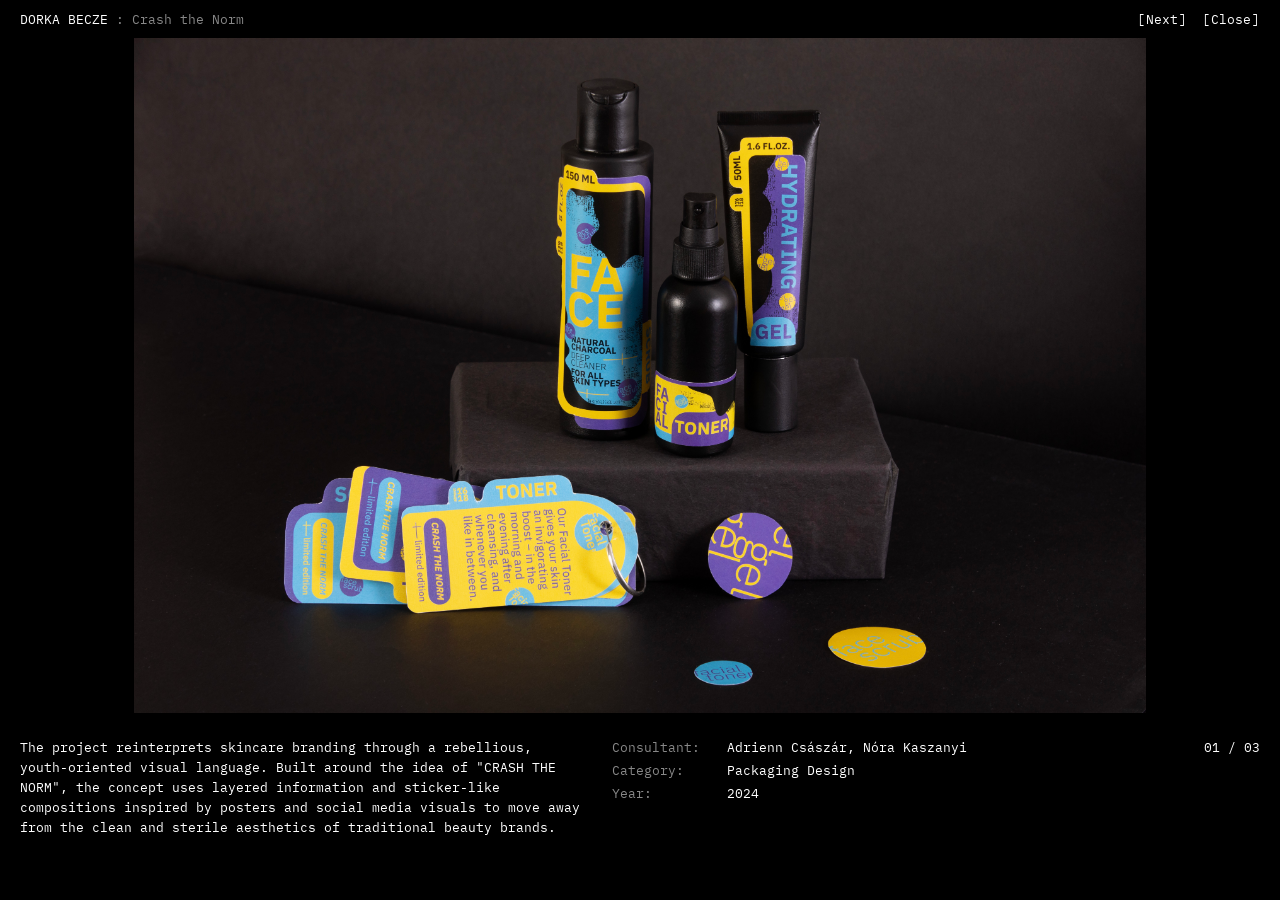
<file: project01.html>
<!doctype html>
<html lang="en">
  <head>
    <meta charset="UTF-8" />
    <meta name="viewport" content="width=device-width, initial-scale=1.0" />

    <title>Crash the Norm — Dorka Becze</title>

    <link rel="stylesheet" href="project.css" />
    <link rel="icon" type="image/jpeg" href="images/D-inverz-nagy.jpg" />
  </head>
  <body>
    <div class="custom-cursor" id="custom-cursor"></div>
    <!-- PROJECT HEADER -->
    <header>
      <nav>
        <div class="name">
          <a href="index.html">DORKA BECZE</a>
          <span class="project-label">: Crash the Norm</span>
        </div>

        <div class="nav-links">
          <a href="project02.html">[&#8202;Next&#8202;]</a>
          <a href="index.html#project-universe">[&#8202;Close&#8202;]</a>
        </div>
      </nav>
    </header>

    <main>
      <!-- PROJECT IMAGE SLIDER -->
      <section class="project-slider">
        <div class="slider-container">
          <img
            class="slide active"
            src="images/01-crash-the-norm/DorkaBecze-almost3.jpg"
            alt="Crash the Norm — Image 01"
          />
          <img
            class="slide"
            src="images/01-crash-the-norm/DorkaBecze-almost2.jpg"
            alt="Crash the Norm — Image 02"
          />
          <img
            class="slide active"
            src="images/01-crash-the-norm/DorkaBecze-almost4.jpg"
            alt="Crash the Norm — Image 01"
          />

          <button class="slider-prev" type="button" aria-label="Previous image">
            ←
          </button>
          <button class="slider-next" type="button" aria-label="Next image">
            →
          </button>
        </div>
      </section>

      <!-- PROJECT DESCRIPTION + DETAILS + COUNTER -->
      <section class="project-info">
        <div class="project-description">
          <p>
            The project reinterprets skincare branding through a rebellious,
            youth-oriented visual language. Built around the idea of "CRASH THE
            NORM", the concept uses layered information and sticker-like
            compositions inspired by posters and social media visuals to move
            away from the clean and sterile aesthetics of traditional beauty
            brands.
          </p>
        </div>

        <div class="project-details">
          <div class="detail-row">
            <span>Consultant:</span>
            <span>Adrienn Császár, Nóra Kaszanyi</span>
          </div>

          <div class="detail-row">
            <span>Category:</span>
            <span>Packaging Design</span>
          </div>

          <div class="detail-row">
            <span>Year:</span>
            <span>2024</span>
          </div>
        </div>

        <div class="slider-info">
          <span id="slide-counter">01 / 03</span>
        </div>
      </section>
    </main>

    <script src="project.js" defer></script>
  </body>
</html>
</file>
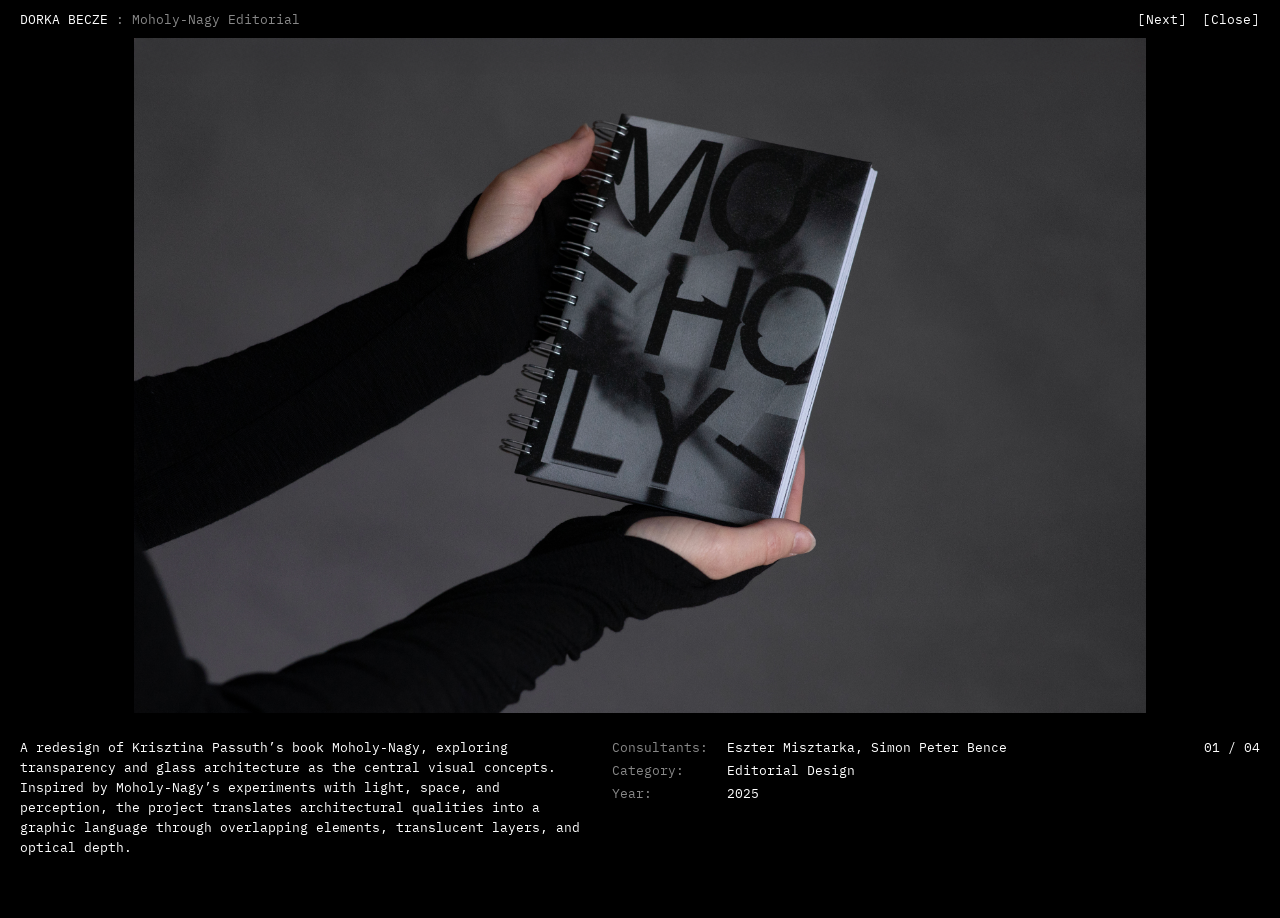
<file: project02.html>
<!doctype html>
<html lang="en">
  <head>
    <meta charset="UTF-8" />
    <meta name="viewport" content="width=device-width, initial-scale=1.0" />

    <title>Moholy-Nagy Editorial — Dorka Becze</title>

    <link rel="stylesheet" href="project.css" />
    <link rel="icon" type="image/jpeg" href="images/D-inverz-nagy.jpg" />
  </head>
  <body>
    <div class="custom-cursor" id="custom-cursor"></div>
    <!-- PROJECT HEADER -->
    <header>
      <nav>
        <div class="name">
          <a href="index.html">DORKA BECZE</a>
          <span class="project-label">: Moholy-Nagy Editorial</span>
        </div>

        <div class="nav-links">
          <a href="project03.html">[&#8202;Next&#8202;]</a>
          <a href="index.html#project-universe">[&#8202;Close&#8202;]</a>
        </div>
      </nav>
    </header>

    <main>
      <!-- PROJECT IMAGE SLIDER -->
      <section class="project-slider">
        <div class="slider-container">
          <img
            class="slide active"
            src="images/02-moholy/dorka.becze-4.jpg"
            alt="Moholy-Nagy — Image 01"
          />
          <img
            class="slide"
            src="images/02-moholy/dorka.becze-5.jpg"
            alt="Moholy-Nagy — Image 02"
          />
          <img
            class="slide"
            src="images/02-moholy/dorka.becze-6.jpg"
            alt="Moholy-Nagy — Image 03"
          />
          <video class="slide" muted loop playsinline preload="auto" controls>
            <source
              src="images/02-moholy/dorka.becze-moholyteljes.mp4"
              type="video/mp4"
            />
          </video>
          <button class="slider-prev" type="button" aria-label="Previous image">
            ←
          </button>
          <button class="slider-next" type="button" aria-label="Next image">
            →
          </button>
        </div>
      </section>

      <!-- PROJECT DESCRIPTION + DETAILS + COUNTER -->
      <section class="project-info">
        <div class="project-description">
          <p>
            A redesign of Krisztina Passuth’s book Moholy-Nagy, exploring
            transparency and glass architecture as the central visual concepts.
            Inspired by Moholy-Nagy’s experiments with light, space, and
            perception, the project translates architectural qualities into a
            graphic language through overlapping elements, translucent layers,
            and optical depth.
          </p>
        </div>

        <div class="project-details">
          <div class="detail-row">
            <span>Consultants:</span>
            <span>Eszter Misztarka, Simon Peter Bence </span>
          </div>

          <div class="detail-row">
            <span>Category:</span>
            <span>Editorial Design</span>
          </div>

          <div class="detail-row">
            <span>Year:</span>
            <span>2025</span>
          </div>
        </div>

        <div class="slider-info">
          <span id="slide-counter">01 / 04</span>
        </div>
      </section>
    </main>

    <script src="project.js" defer></script>
  </body>
</html>
</file>
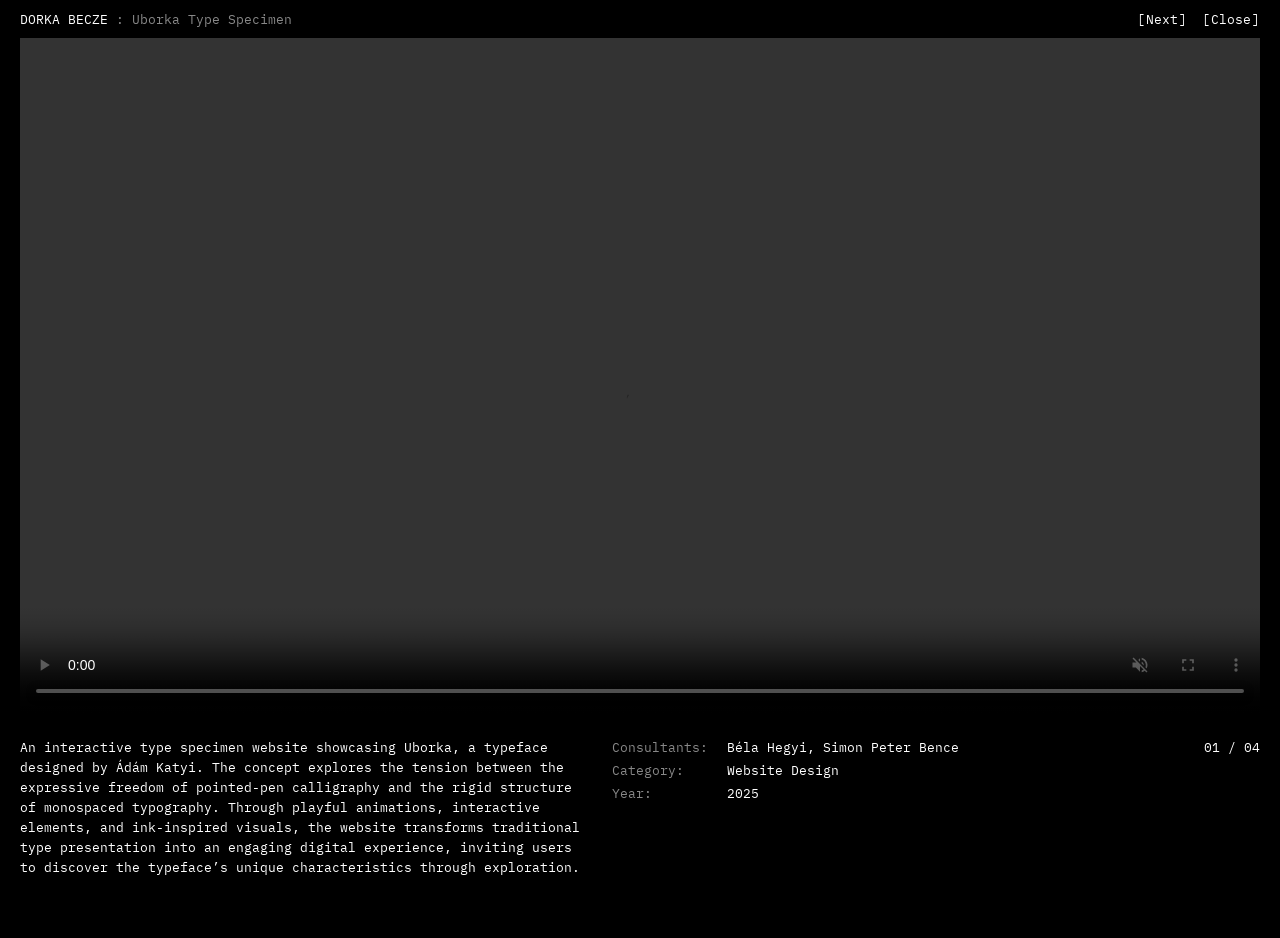
<file: project03.html>
<!doctype html>
<html lang="en">
  <head>
    <meta charset="UTF-8" />
    <meta name="viewport" content="width=device-width, initial-scale=1.0" />

    <title>Uborka Type Specimen — Dorka Becze</title>

    <link rel="stylesheet" href="project.css" />
    <link rel="icon" type="image/jpeg" href="images/D-inverz-nagy.jpg" />
  </head>
  <body>
    <div class="custom-cursor" id="custom-cursor"></div>
    <!-- PROJECT HEADER -->
    <header>
      <nav>
        <div class="name">
          <a href="index.html">DORKA BECZE</a>
          <span class="project-label">: Uborka Type Specimen</span>
        </div>

        <div class="nav-links">
          <a href="project04.html">[&#8202;Next&#8202;]</a>
          <a href="index.html#project-universe">[&#8202;Close&#8202;]</a>
        </div>
      </nav>
    </header>

    <main>
      <!-- PROJECT IMAGE SLIDER -->
      <section class="project-slider">
        <div class="slider-container">
          <!-- SLIDE 01 — VIDEO -->
          <video
            class="slide"
            autoplay
            muted
            loop
            playsinline
            controls
            preload="auto"
          >
            <source
              src="images/03-uborka/DorkaBecze-typespecimen-tomor.mp4"
              type="video/mp4"
            />
          </video>
          <!-- SLIDE 02 -->
          <img
            class="slide active"
            src="images/03-uborka/becze.dorka.MA19.jpg"
            alt="Uborka — Image 02"
          />

          <!-- SLIDE 03 -->
          <img
            class="slide"
            src="images/03-uborka/becze.dorka.MA20.jpg"
            alt="Uborka — Image 03"
          />

          <!-- SLIDE 04 -->
          <img
            class="slide"
            src="images/03-uborka/dorka.becze-tinta3.jpg"
            alt="Uborka — Image 04"
          />

          <!-- NAVIGATION -->
          <button class="slider-prev" type="button" aria-label="Previous slide">
            ←
          </button>

          <button class="slider-next" type="button" aria-label="Next slide">
            →
          </button>
        </div>
      </section>
      <!-- PROJECT DESCRIPTION + DETAILS + COUNTER -->
      <section class="project-info">
        <div class="project-description">
          <p>
            An interactive type specimen website showcasing Uborka, a typeface
            designed by Ádám Katyi. The concept explores the tension between the
            expressive freedom of pointed-pen calligraphy and the rigid
            structure of monospaced typography. Through playful animations,
            interactive elements, and ink-inspired visuals, the website
            transforms traditional type presentation into an engaging digital
            experience, inviting users to discover the typeface’s unique
            characteristics through exploration.
          </p>
        </div>

        <div class="project-details">
          <div class="detail-row">
            <span>Consultants:</span>
            <span>Béla Hegyi, Simon Peter Bence </span>
          </div>

          <div class="detail-row">
            <span>Category:</span>
            <span>Website Design</span>
          </div>

          <div class="detail-row">
            <span>Year:</span>
            <span>2025</span>
          </div>
        </div>

        <div class="slider-info">
          <span id="slide-counter">01 / 04</span>
        </div>
      </section>
    </main>

    <script src="project.js" defer></script>
  </body>
</html>
</file>
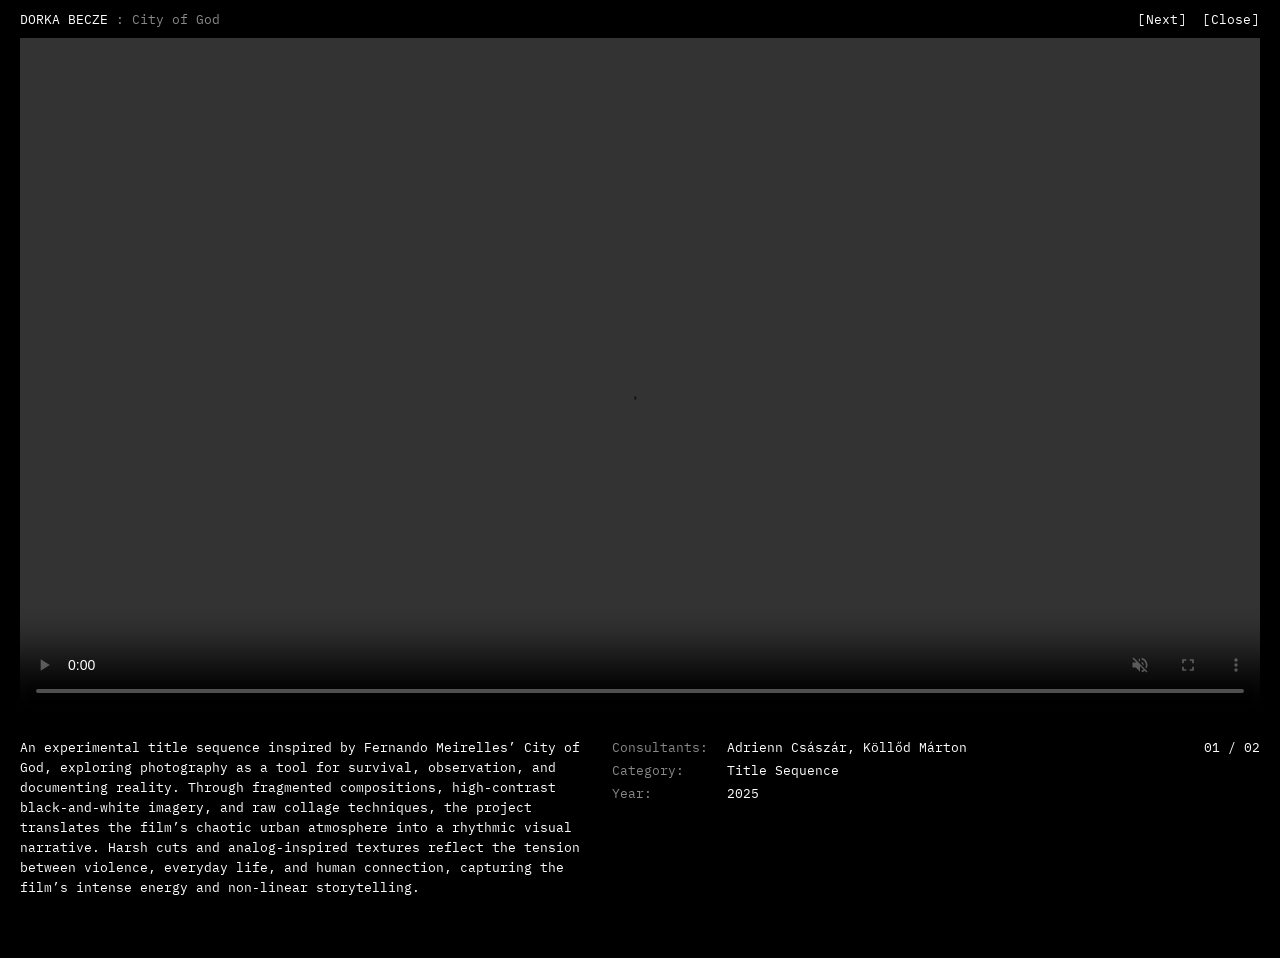
<file: project04.html>
<!doctype html>
<html lang="en">
  <head>
    <meta charset="UTF-8" />
    <meta name="viewport" content="width=device-width, initial-scale=1.0" />

    <title>City of God — Dorka Becze</title>

    <link rel="stylesheet" href="project.css" />
    <link rel="icon" type="image/jpeg" href="images/D-inverz-nagy.jpg" />
  </head>
  <body>
    <div class="custom-cursor" id="custom-cursor"></div>

    <!-- PROJECT HEADER -->
    <header>
      <nav>
        <div class="name">
          <a href="index.html">DORKA BECZE</a>
          <span class="project-label">: City of God</span>
        </div>

        <div class="nav-links">
          <a href="project05.html">[&#8202;Next&#8202;]</a>
          <a href="index.html#project-universe">[&#8202;Close&#8202;]</a>
        </div>
      </nav>
    </header>

    <main>
      <!-- PROJECT IMAGE SLIDER -->
      <section class="project-slider">
        <div class="slider-container">
          <!-- SLIDE 01 — VIDEO -->
          <video
            class="slide active"
            autoplay
            muted
            loop
            playsinline
            controls
            preload="auto"
          >
            <source
              src="images/04-city-of-god/DorkaBecze-CITYOFGOD-tomor.mp4"
              type="video/mp4"
            />
          </video>
          <!-- SLIDE 02 -->
          <img
            class="slide active"
            src="images/04-city-of-god/city1-2.png"
            alt="Uborka — Image 02"
          />

          <!-- NAVIGATION -->
          <button class="slider-prev" type="button" aria-label="Previous slide">
            ←
          </button>

          <button class="slider-next" type="button" aria-label="Next slide">
            →
          </button>
        </div>
      </section>

      <!-- PROJECT DESCRIPTION + DETAILS + COUNTER -->
      <section class="project-info">
        <div class="project-description">
          <p>
            An experimental title sequence inspired by Fernando Meirelles’ City
            of God, exploring photography as a tool for survival, observation,
            and documenting reality. Through fragmented compositions,
            high-contrast black-and-white imagery, and raw collage techniques,
            the project translates the film’s chaotic urban atmosphere into a
            rhythmic visual narrative. Harsh cuts and analog-inspired textures
            reflect the tension between violence, everyday life, and human
            connection, capturing the film’s intense energy and non-linear
            storytelling.
          </p>
        </div>

        <div class="project-details">
          <div class="detail-row">
            <span>Consultants:</span>
            <span>Adrienn Császár, Köllőd Márton</span>
          </div>

          <div class="detail-row">
            <span>Category:</span>
            <span>Title Sequence</span>
          </div>

          <div class="detail-row">
            <span>Year:</span>
            <span>2025</span>
          </div>
        </div>

        <div class="slider-info">
          <span id="slide-counter">01 / 02</span>
        </div>
      </section>
    </main>

    <script src="project.js" defer></script>
  </body>
</html>
</file>
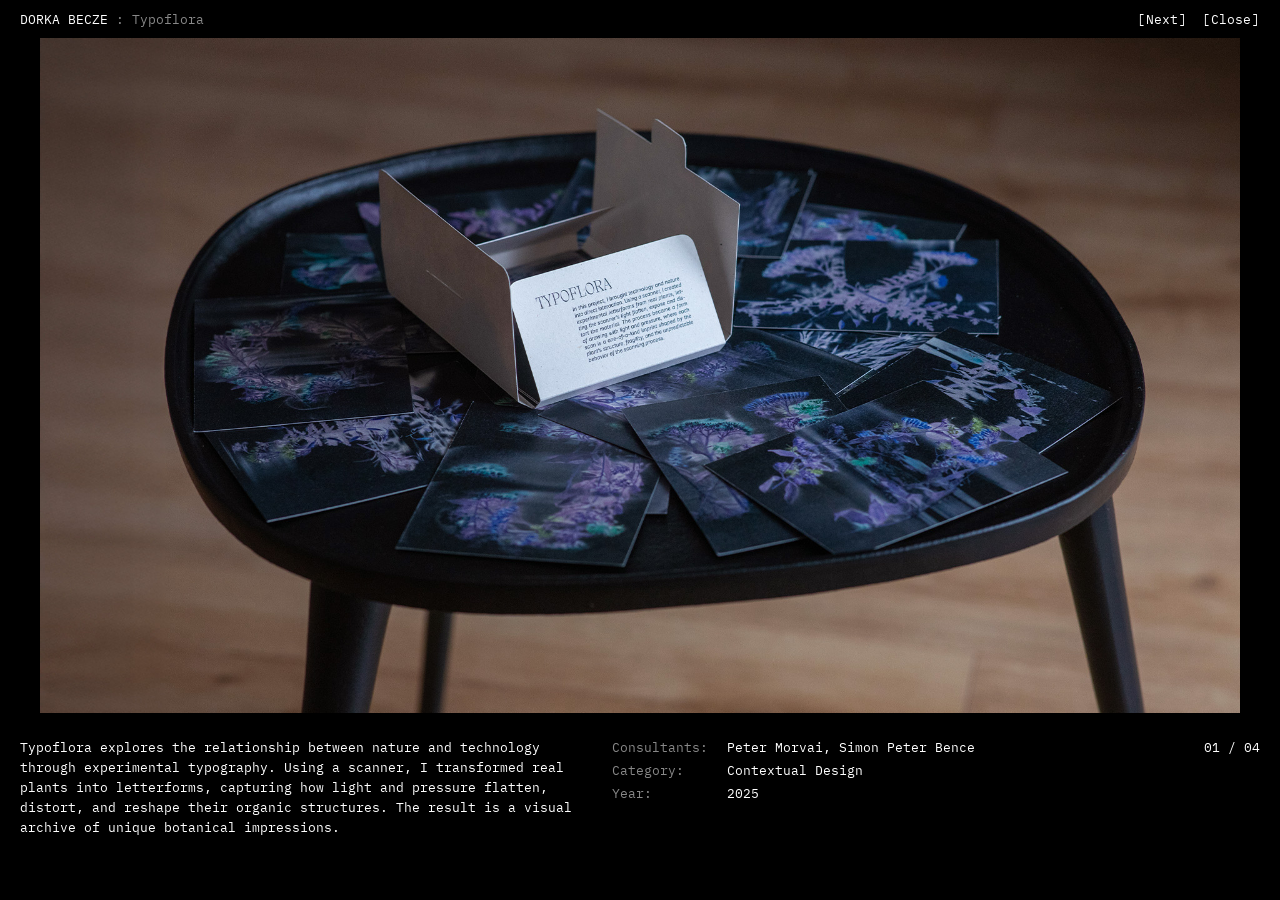
<file: project05.html>
<!doctype html>
<html lang="en">
  <head>
    <meta charset="UTF-8" />
    <meta name="viewport" content="width=device-width, initial-scale=1.0" />

    <title>Typoflora — Dorka Becze</title>

    <link rel="stylesheet" href="project.css" />
    <link rel="icon" type="image/jpeg" href="images/D-inverz-nagy.jpg" />
  </head>
  <body>
    <div class="custom-cursor" id="custom-cursor"></div>

    <!-- PROJECT HEADER -->
    <header>
      <nav>
        <div class="name">
          <a href="index.html">DORKA BECZE</a>
          <span class="project-label">: Typoflora</span>
        </div>

        <div class="nav-links">
          <a href="project05.html">[&#8202;Next&#8202;]</a>
          <a href="index.html#project-universe">[&#8202;Close&#8202;]</a>
        </div>
      </nav>
    </header>

    <main>
      <!-- PROJECT IMAGE SLIDER -->
      <section class="project-slider">
        <div class="slider-container">
          <!-- SLIDE 01 -->

          <!-- SLIDE 02 -->
          <img
            class="slide active"
            src="images/05-typoflora/becze.dorka-3.1.jpg"
            alt="Typoflora — Image 01"
          />
          <img
            class="slide active"
            src="images/05-typoflora/becze.dorka-2.jpg"
            alt="Typoflora — Image 02"
          />
          <img
            class="slide active"
            src="images/05-typoflora/becze.dorka-2.1.jpg"
            alt="Typoflora — Image 03"
          />
          <img
            class="slide active"
            src="images/05-typoflora/becze.dorka-3.gif"
            alt="Typoflora — Gif"
          />

          <!-- NAVIGATION -->
          <button class="slider-prev" type="button" aria-label="Previous slide">
            ←
          </button>

          <button class="slider-next" type="button" aria-label="Next slide">
            →
          </button>
        </div>
      </section>

      <!-- PROJECT DESCRIPTION + DETAILS + COUNTER -->
      <section class="project-info">
        <div class="project-description">
          <p>
            Typoflora explores the relationship between nature and technology
            through experimental typography. Using a scanner, I transformed real
            plants into letterforms, capturing how light and pressure flatten,
            distort, and reshape their organic structures. The result is a
            visual archive of unique botanical impressions.
          </p>
        </div>

        <div class="project-details">
          <div class="detail-row">
            <span>Consultants:</span>
            <span>Peter Morvai, Simon Peter Bence</span>
          </div>

          <div class="detail-row">
            <span>Category:</span>
            <span>Contextual Design</span>
          </div>

          <div class="detail-row">
            <span>Year:</span>
            <span>2025</span>
          </div>
        </div>

        <div class="slider-info">
          <span id="slide-counter">01 / 04</span>
        </div>
      </section>
    </main>

    <script src="project.js" defer></script>
  </body>
</html>
</file>
<file: project.css>
@import url('https://fonts.googleapis.com/css2?family=IBM+Plex+Mono:wght@300;400;500;600;700&display=swap');

/* GLOBAL */

* {
  box-sizing: border-box;
}

html,
body {
  max-width: 100%;
  overflow-x: hidden;
}

html {
  scroll-behavior: smooth;
}

body {
  margin: 0;
  padding: 0;

  background: black;
  color: white;

  font-family: "IBM Plex Mono", monospace;
  font-size: 10pt;
}

a {
  color: inherit;
  text-decoration: none;
}

a:hover {
  font-style: italic;
  text-decoration: underline;
}

/* HEADER */

header {
  position: sticky;
  top: 0;
  width: 100%;
  z-index: 1000;

  background: black;
}

header nav {
  display: flex;
  align-items: center;
  width: 100%;
  padding: 10px 20px;
}

.name {
  flex: 1;
  text-align: left;
}

.project-label {
  color: #888;
}

.nav-links {
  display: flex;
  justify-content: flex-end;
  gap: 15px;
}

/* PROJECT IMAGE SLIDER */

.project-slider {
  width: 100%;
  padding: 0 20px;
}

.slider-container {
  position: relative;
  width: 100%;
  height: 75vh;

  display: flex;
  align-items: center;
  justify-content: center;

  overflow: hidden;
}

.slide {
  display: none;
  width: 100%;
  height: 100%;
  object-fit: contain;
}

.slide.active {
  display: block;
}


/* SLIDER NAVIGATION ZONES */

.slider-prev,
.slider-next {
  position: absolute;
  top: 0;
  height: 100%;
  width: 50%;

  background: transparent;
  border: none;
  padding: 0;

  font-size: 0;
  color: transparent;

  z-index: 5;
}

.slider-prev {
  left: 0;
  cursor: w-resize;
}

.slider-next {
  right: 0;
  cursor: e-resize;
}

/* HIDE BUTTON HOVER STYLES */

.slider-prev:hover,
.slider-next:hover {
  background: transparent;
  color: transparent;
}

.slider-prev,
.slider-next {
  cursor: none;
}

/* CUSTOM CURSOR */

.custom-cursor {
  position: fixed;
  top: 0;
  left: 0;
  z-index: 9999;

  pointer-events: none;
  font-family: "IBM Plex Mono", monospace;
  font-size: 32px;
  font-weight: 400;
  color: white;
  line-height: 1;

  transform: translate(-50%, -50%);
  display: none;
}

/* PROJECT INFORMATION */

.project-info {
  display: grid;
  grid-template-columns: minmax(0, 1fr) minmax(0, 1fr) auto;
  align-items: start;
  gap: 30px;

  padding: 25px 20px 60px;

  text-align: left;
}

.project-description {
  max-width: 650px;
}

.project-description p {
  margin: 0;
  font-size: 10pt;
  line-height: 1.5;
}

.project-details {
  display: flex;
  flex-direction: column;
  gap: 5px;
}

.detail-row {
  display: grid;
  grid-template-columns: 100px 1fr;
  gap: 15px;
}

.detail-row span:first-child {
  color: #888;
}

/* COUNTER — ALIGNED WITH PROJECT INFO */

.slider-info {
  justify-self: end;
  text-align: right;
  white-space: nowrap;
  font-size: 10pt;
}

/* RESPONSIVE */

@media (max-width: 650px) {
  header nav {
    padding: 15px 10px;
  }

  .project-info {
    grid-template-columns: 1fr;
    gap: 25px;
    padding: 25px 10px;
  }

  .slider-info {
    justify-self: end;
  }

  .project-label {
    display: none;
  }
}

.slider-container video.slide {
  width: 100%;
  height: 100%;
  object-fit: contain;
}

/* RESPONSIVE PROJECT PAGES */
@media (max-width: 900px) {
  .project-info { grid-template-columns: minmax(0, 1fr) minmax(0, 1fr); gap: 22px; }
  .slider-info { grid-column: 1 / -1; }
  .slider-container { height: 65vh; }
}

@media (max-width: 650px) {
  header nav { gap: 10px; font-size: 9pt; }
  .name { min-width: 0; }
  .nav-links { gap: 10px; white-space: nowrap; }
  .project-slider { padding: 0 10px; }
  .slider-container { height: 55vh; min-height: 280px; }
  .project-info { grid-template-columns: 1fr; gap: 22px; padding: 20px 12px 50px; }
  .slider-info { grid-column: auto; justify-self: start; }
  .detail-row { grid-template-columns: 95px minmax(0, 1fr); }
  .custom-cursor { display: none !important; }
}

@media (hover: none) {
  .custom-cursor { display: none !important; }
  .slider-prev, .slider-next { cursor: pointer; }
}
.slider-container:has(video.slide.active) .slider-prev,
.slider-container:has(video.slide.active) .slider-next {
  top: 15%;
  height: 65%;
}
</file>
